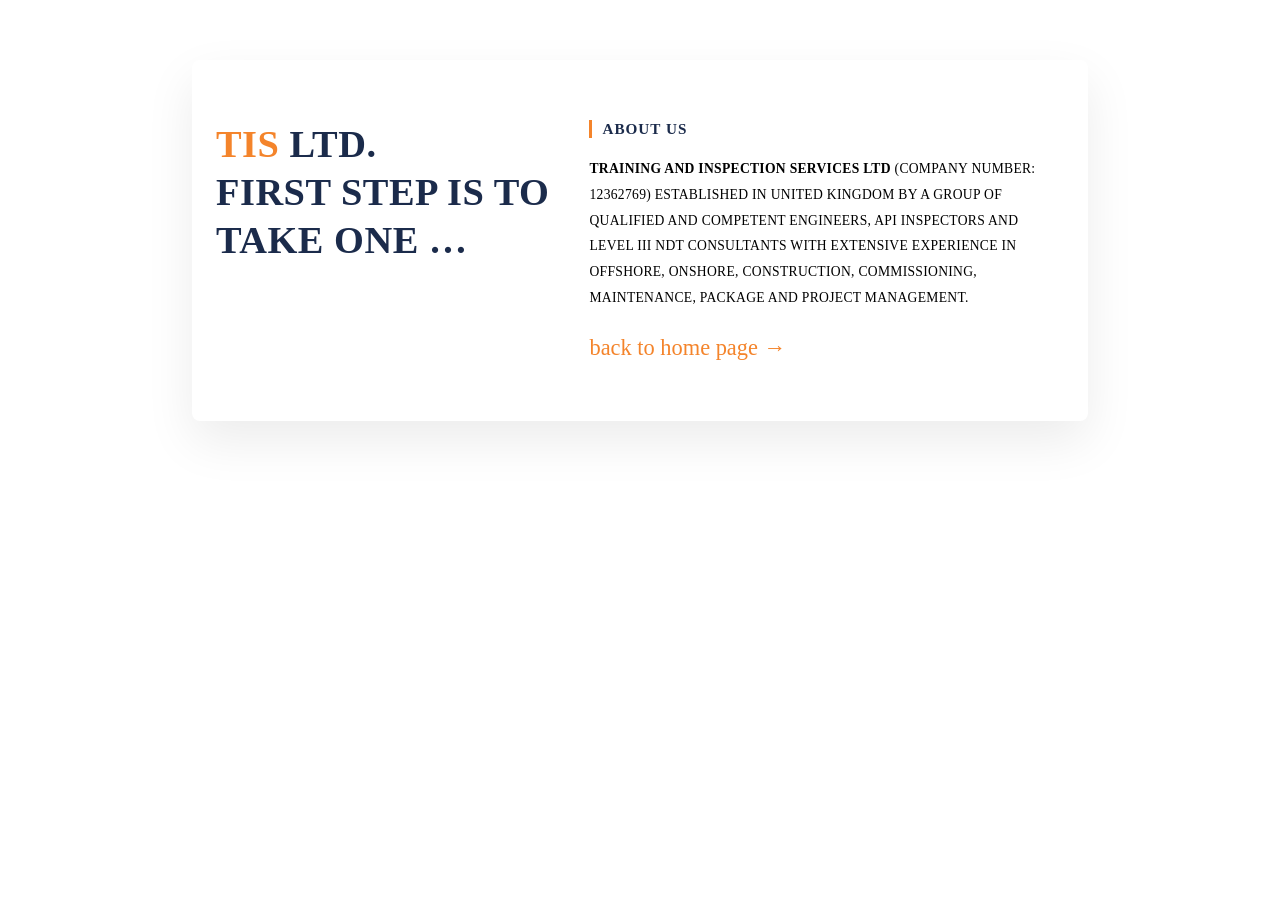
<file: assets/pages/about.html>
<!DOCTYPE html>
<html lang="en">
<head>
    <meta charset="UTF-8">
    <meta name="viewport" content="width=device-width, initial-scale=1.0">
    <link rel="stylesheet" href="../styles/styles.css">
    <title>about us</title>
</head>
<body>
     <section class="section" id="about_us">
      <h1 class="headline" id="aboutH1">
        <span class="accent">TIS</span> LTD.<br>
        FIRST STEP IS TO<br>
        TAKE ONE …
      </h1>

      <div class="about">
        <div class="about-heading">About Us</div>
        <p class="about-text">
          <strong>Training And Inspection Services Ltd</strong> (Company Number: 12362769) Established In United Kingdom By A Group Of Qualified And Competent Engineers, API Inspectors And Level III NDT Consultants With Extensive Experience In Offshore, Onshore, Construction, Commissioning, Maintenance, Package And Project Management.
        </p>
        <a href="/index.html" class="arrow-link">back to home page &rarr;</a>
      </div>
    </section>
</body>
</html>
</file>
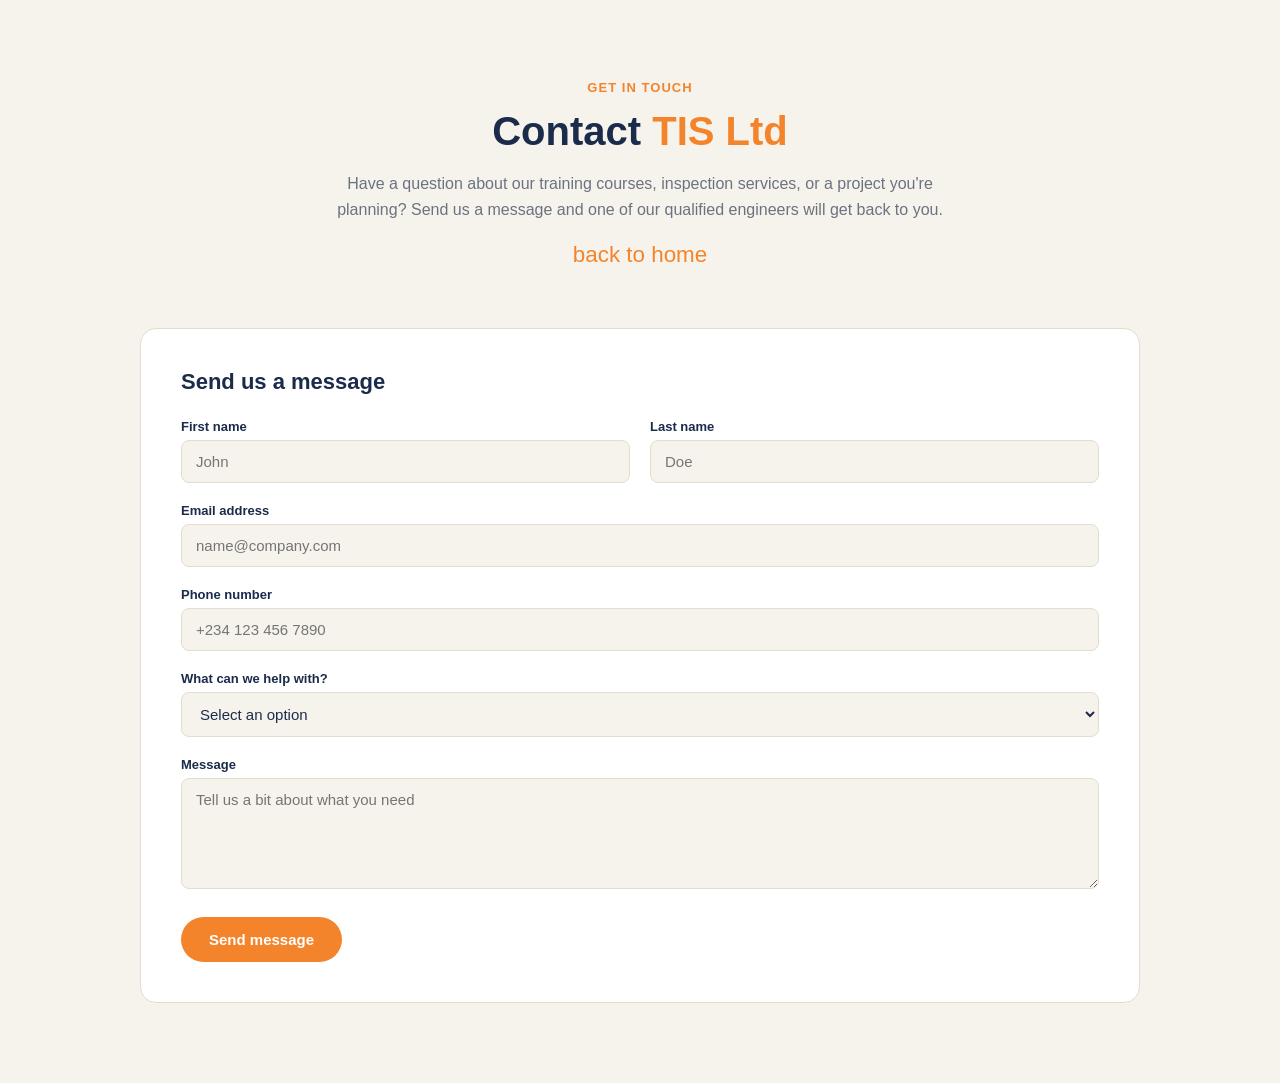
<file: assets/pages/contact.html>
<!DOCTYPE html>
<html lang="en">
<head>
    <meta charset="UTF-8">
    <meta name="viewport" content="width=device-width, initial-scale=1.0">
    <link rel="stylesheet" href="../styles/contact.css">
    <title>contact</title>
</head>
<body>
    

    <section class="contact_hero">
        <div class="contact_hero_inner">
            <p class="contact_eyebrow">Get in touch</p>
            <h1 class="contact_title">Contact <span class="contact_title_accent">TIS Ltd</span></h1>
            <p class="contact_subtitle">
                Have a question about our training courses, inspection services, or a project you're planning?
                Send us a message and one of our qualified engineers will get back to you.
            </p>
            <a href="/index.html" class="arrow-link">back to home</a>
        </div>
    </section>

    <section class="contact_main">
        <div class="contact_grid">

            <div class="contact_form_card">
                <h2 class="contact_form_heading">Send us a message</h2>

                <form class="contact_form" action="#" method="POST">

                <div class="contact_field_row">
                    <div class="contact_field">
                    <label for="first_name" class="contact_label">First name</label>
                    <input type="text" id="first_name" name="first_name" class="contact_input" placeholder="John" required>
                    </div>
                    <div class="contact_field">
                    <label for="last_name" class="contact_label">Last name</label>
                    <input type="text" id="last_name" name="last_name" class="contact_input" placeholder="Doe" required>
                    </div>
                </div>

                <div class="contact_field">
                    <label for="email" class="contact_label">Email address</label>
                    <input type="email" id="email" name="email" class="contact_input" placeholder="name@company.com" required>
                </div>

                <div class="contact_field">
                    <label for="phone" class="contact_label">Phone number</label>
                    <input type="tel" id="phone" name="phone" class="contact_input" placeholder="+234 123 456 7890">
                </div>

                <div class="contact_field">
                    <label for="enquiry_type" class="contact_label">What can we help with?</label>
                    <select id="enquiry_type" name="enquiry_type" class="contact_select">
                    <option value="">Select an option</option>
                    <option value="training">Training courses</option>
                    <option value="inspection">Inspection services</option>
                    <option value="vendor">Vendor management</option>
                    <option value="other">Something else</option>
                    </select>
                </div>

                <div class="contact_field">
                    <label for="message" class="contact_label">Message</label>
                    <textarea id="message" name="message" class="contact_textarea" rows="5" placeholder="Tell us a bit about what you need" required></textarea>
                </div>

                <button type="submit" class="contact_submit_btn">Send message</button>

                </form>
            </div>

            

        </div>
    </section>

</body>
</html>
</file>
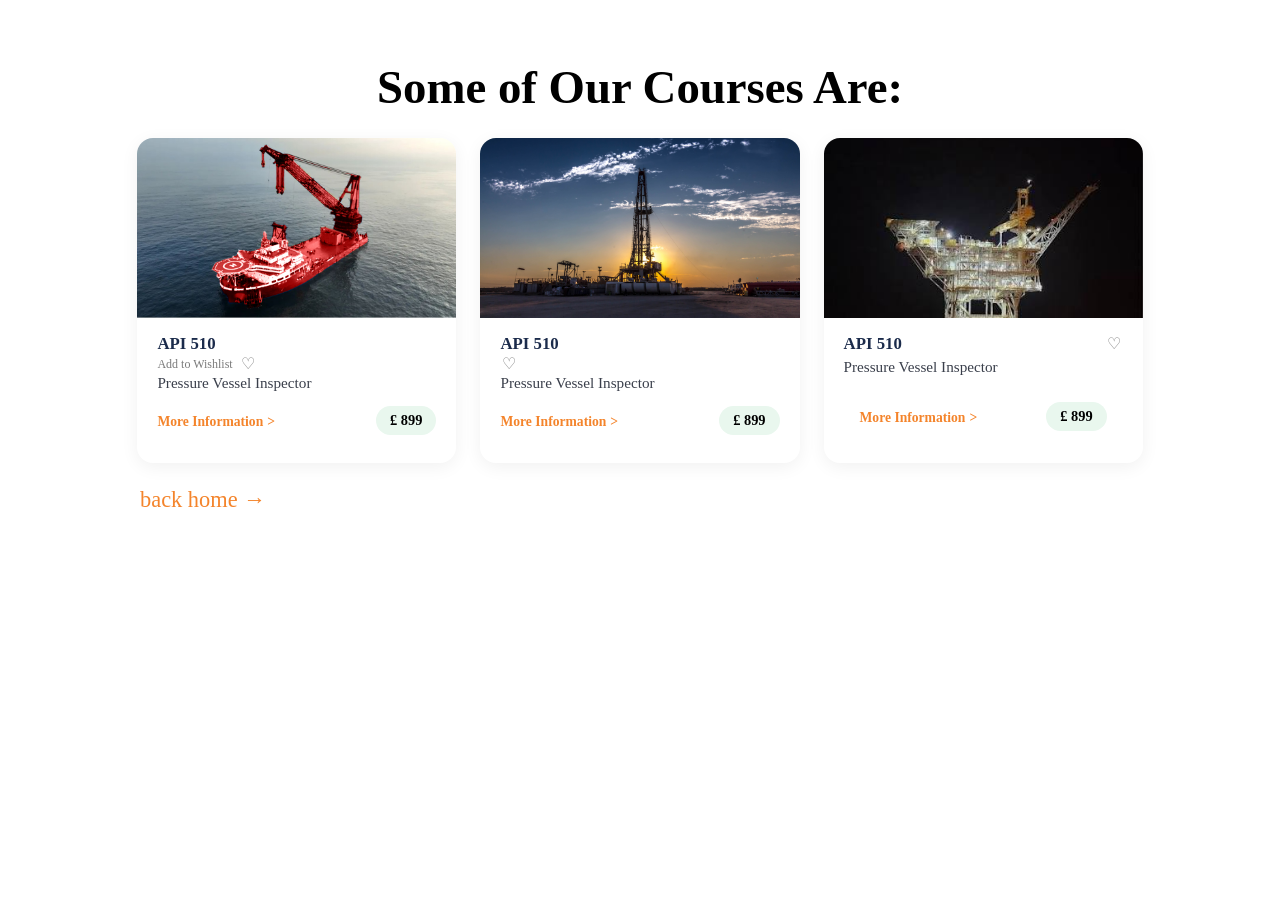
<file: assets/pages/courses.html>
<!DOCTYPE html>
<html lang="en">
<head>
    <meta charset="UTF-8">
    <meta name="viewport" content="width=device-width, initial-scale=1.0">
    <link rel="stylesheet" href="../styles/styles.css">
    <title>courses</title>
</head>
<body>
    <div class="cards-wrapper" id="courses">
        <div class="courses_title">
            <h3>
                Some of Our Courses Are:
            </h3>
        </div>
        <div class="cardholder">
            <div class="card">
                <div class="card-image">
                <img src="../images/crane ship.jpg" alt="Ship with cranes at dusk">
                </div>
                <div class="card-body">
                    <div class="card-top-row1">
                        <span class="card-title">API 510</span>
                        <span class="card-actions">Add to Wishlist <button class="heart-btn">&#9825;</button></span>
                    </div>
                    <div class="card-subtitle">Pressure Vessel Inspector</div>
                    <div class="card-bottom-row">
                        <details class="more-info-details">
                        <summary class="more-info">More Information</summary>
                        <div class="more-info-panel">
                            <p>Lorem ipsum dolor sit amet, consectetur adipisicing elit. Quod omnis odio fuga magni consequuntur sapiente? Quisquam voluptates, illum quod assumenda, saepe hic expedita cumque asperiores tempora, dolorem blanditiis maxime ullam.</p>
                        </div>
                        </details>
                        <span class="price">&pound; 899</span>
                    </div>
                </div>
            </div>

            <div class="card">
                <div class="card-image">
                <img src="../images/drilling-rig-sunset.jpg" alt="Offshore oil platform at night">
                </div>
                <div class="card-body">
                    <div class="card-top-row1">
                        <span class="card-title">API 510</span>
                        <span class="card-actions"><button class="heart-btn">&#9825;</button></span>
                    </div>
                    <div class="card-subtitle">Pressure Vessel Inspector</div>
                    <div class="card-bottom-row">
                            <details class="more-info-details">
                                <summary class="more-info">More Information</summary>
                                <div class="more-info-panel">
                                    <p>Lorem ipsum dolor sit amet, consectetur adipisicing elit. Quod omnis odio fuga magni consequuntur sapiente? Quisquam voluptates, illum quod assumenda, saepe hic expedita cumque asperiores tempora, dolorem blanditiis maxime ullam.</p>
                                </div>
                            </details>
                            <span class="price">&pound; 899</span>
                    </div>
                </div>
            </div>

            <div class="card">
                <div class="card-image">
                <img src="../images/images offshore.jpg" alt="Drilling rig at sunset">
                </div>
                <div class="card-body">
                <div class="card-top-row">
                    <span class="card-title">API 510</span>
                    <span class="card-actions"><button class="heart-btn">&#9825;</button></span>
                </div>
                <div class="card-subtitle">Pressure Vessel Inspector</div>
                <div class="card-bottom-row1">
                    <details class="more-info-details">
                        <summary class="more-info">More Information</summary>
                        <div class="more-info-panel">
                            <p>Lorem ipsum dolor sit amet consectetur, adipisicing elit. Saepe, incidunt nesciunt praesentium voluptatem eos ipsa voluptatibus in illum ut impedit animi, vel alias similique nostrum deserunt quia repellendus porro sint.</p>
                        </div>
                    </details>
                    <span class="price">&pound; 899</span>
                </div>
                </div>
            </div>
        </div>
        <a href="/index.html" class="arrow-link back-home">back home &rarr;</a>

    </div>
</body>
</html>
</file>
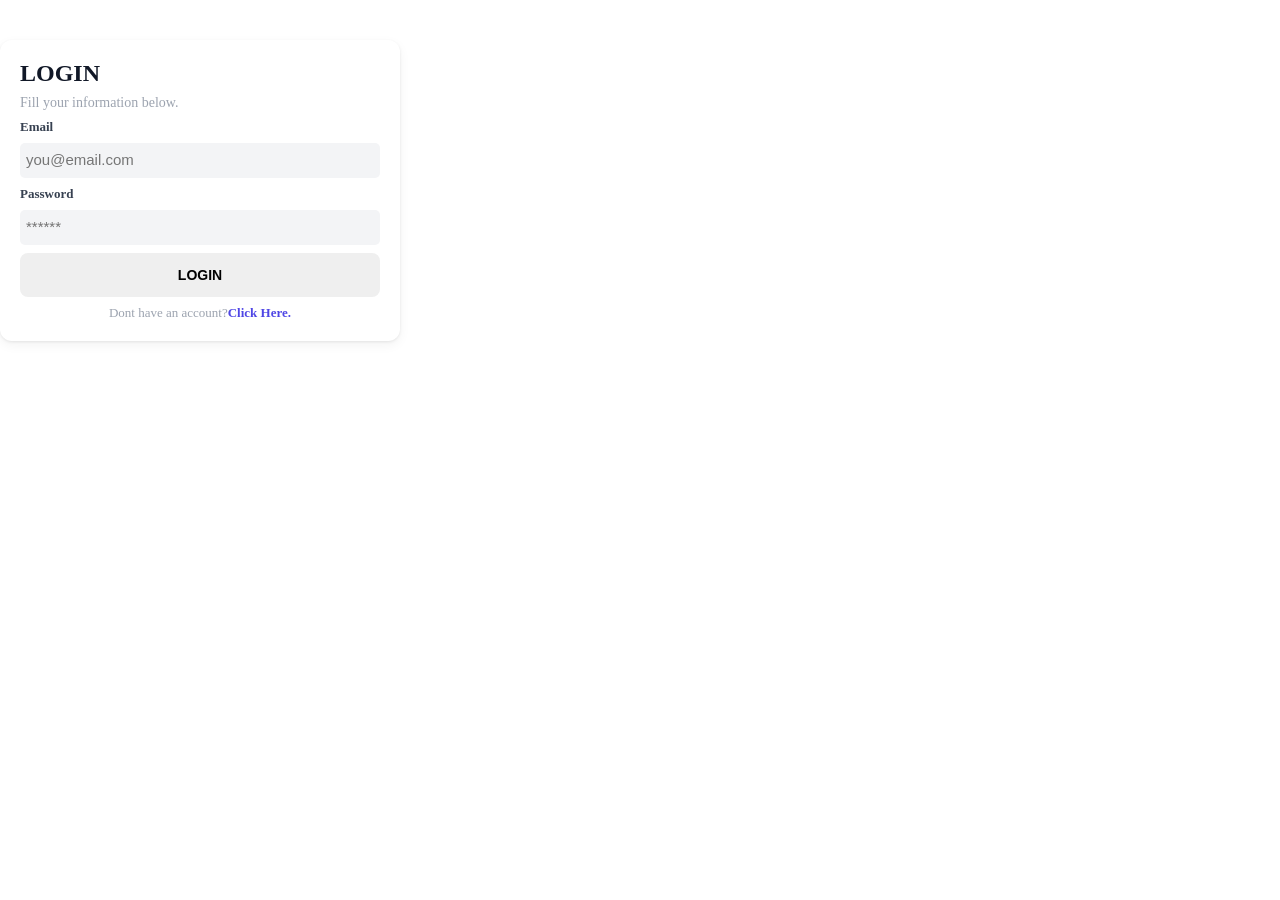
<file: assets/pages/login.html>
<!DOCTYPE html>
<html lang="en">
<head>
    <meta charset="UTF-8">
    <meta name="viewport" content="width=device-width, initial-scale=1.0">
    <link rel="stylesheet" href="../styles/styles.css">
    <title>login</title>
</head>
<body>
     <form action="login">
        <div class="form_body">
            <div class="form_body_text">
                <h3>LOGIN</h4>
                <p>Fill your information below.</p>
            </div>
            <div class="form_body_inputs">
                <label for="SignInMail">Email</label>
                <input type="email" id="SignInMail" required autocomplete="email" placeholder="you@email.com">
                <label for="SignInPassword">Password</label>
                <input type="password" id="SignInPassword" required autocomplete="currentPassword" placeholder="******">
            </div>
            <button class="signInButton">LOGIN</button>
            <div class="signUpCta">
                <p>Dont have an account?<a href="./assets/pages/signup.html" class="backtologin">Click Here.</a></p>
            </div>
        </div>
    </form>
</body>
</html>
</file>
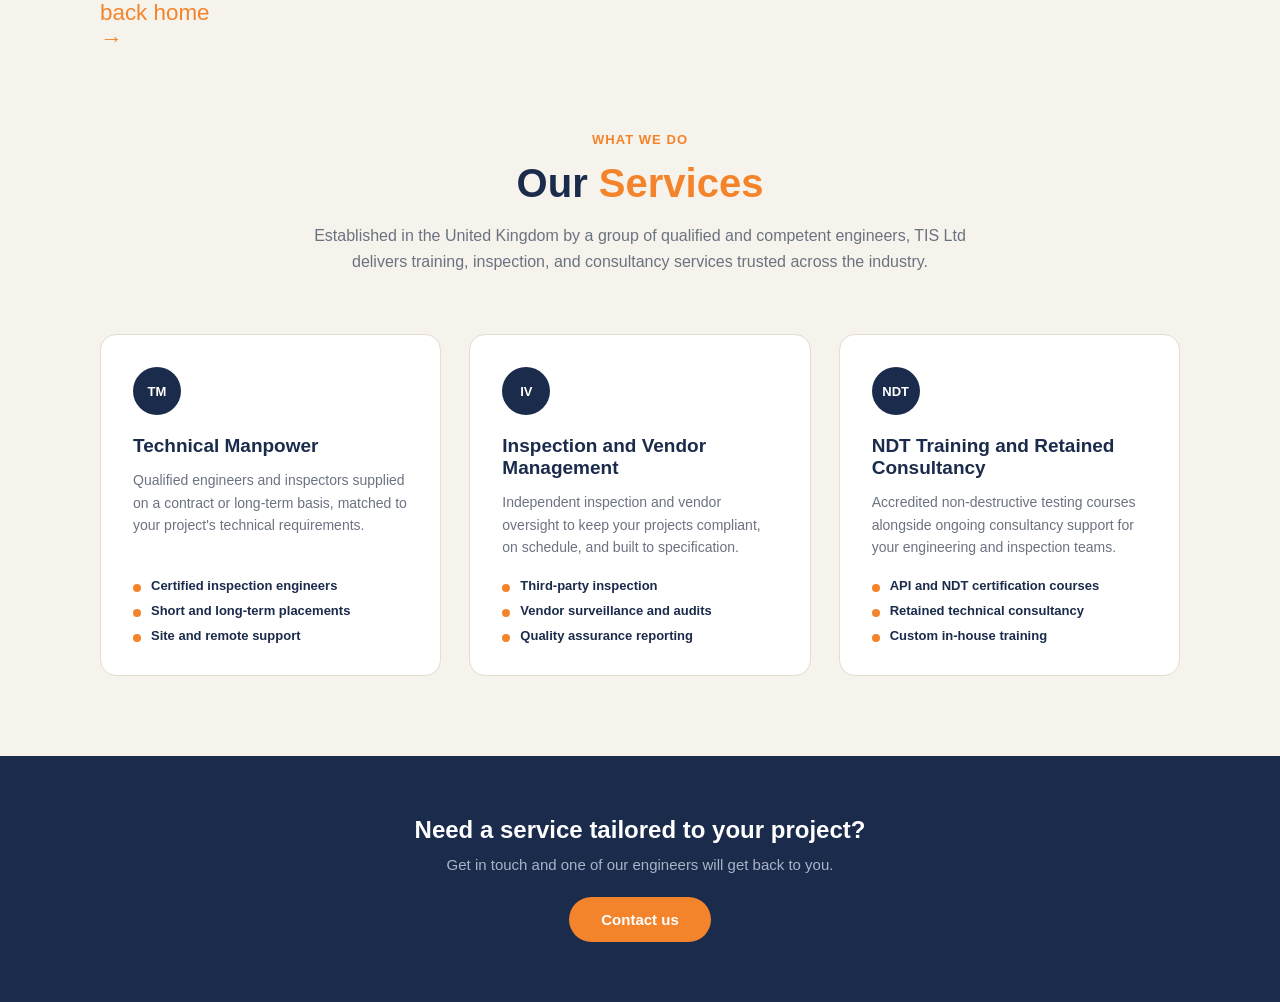
<file: assets/pages/service.html>
<!DOCTYPE html>
<html lang="en">
<head>
    <meta charset="UTF-8">
    <meta name="viewport" content="width=device-width, initial-scale=1.0">
    <link rel="stylesheet" href="../styles/styles.css">
    <link rel="stylesheet" href="../styles/service.css">
    <title>Service</title>
</head>
<body>
    <a href="/index.html" class="arrow-link back-home">back home &rarr;</a>
    <section class="services_hero">
        <div class="services_hero_inner">
            <p class="services_eyebrow">What we do</p>
            <h1 class="services_title">Our <span class="services_title_accent">Services</span></h1>
            <p class="services_subtitle">
                Established in the United Kingdom by a group of qualified and competent engineers,
                TIS Ltd delivers training, inspection, and consultancy services trusted across the industry.
            </p>
        </div>
    </section>
    <section class="services_main">
        <div class="services_grid">
            <div class="service_card">
                <div class="service_icon">TM</div>
                <h2 class="service_card_title">Technical Manpower</h2>
                <p class="service_card_text">
                Qualified engineers and inspectors supplied on a contract or long-term basis,
                matched to your project's technical requirements.
                </p>
                <ul class="service_list">
                    <li>Certified inspection engineers</li>
                    <li>Short and long-term placements</li>
                    <li>Site and remote support</li>
                </ul>
            </div>

            <div class="service_card">
                <div class="service_icon">IV</div>
                <h2 class="service_card_title">Inspection and Vendor Management</h2>
                <p class="service_card_text">
                Independent inspection and vendor oversight to keep your projects compliant,
                on schedule, and built to specification.
                </p>
                <ul class="service_list">
                    <li>Third-party inspection</li>
                    <li>Vendor surveillance and audits</li>
                    <li>Quality assurance reporting</li>
                </ul>
            </div>

            <div class="service_card">
                <div class="service_icon">NDT</div>
                <h2 class="service_card_title">NDT Training and Retained Consultancy</h2>
                <p class="service_card_text">
                Accredited non-destructive testing courses alongside ongoing consultancy support
                for your engineering and inspection teams.
                </p>
                <ul class="service_list">
                    <li>API and NDT certification courses</li>
                    <li>Retained technical consultancy</li>
                    <li>Custom in-house training</li>
                </ul>
            </div>
        </div>
    </section>
    <section class="services_cta">
        <div class="services_cta_inner">
            <h2 class="services_cta_title">Need a service tailored to your project?</h2>
            <p class="services_cta_text">Get in touch and one of our engineers will get back to you.</p>
            <a href="/assets/pages/contact.html" class="services_cta_btn">Contact us</a>
        </div>
  </section>
</body>
</html>
</file>
<file: assets/styles/styles.css>
*{
    padding: 0;
    margin: 0;
    box-sizing: border-box;
}
body{
  width: 100%;
}
:root {
    --text-dark: #2b2b2b;
    --bg: #f6f3ec;
    --navy: #1b2b4b;
    --orange: #f4842b;
    --text-dark: #2b2b2b;
    --text-muted: #7a7a7a;
    --bg: #f6f3ec;
  
}


.navbar {
    display: flex;
    align-items: center;
    justify-content: space-between;
    background-color: var(--bg);
    /* padding: 14px 40px; */
    padding: 5px;
    flex-wrap: wrap;
    position:fixed;
    top:0;
    left:0;
    width:100%;
    z-index: 100;
    
}

.logo {
    display: flex;
    align-items: center;
    gap: 10px;
}

.logo-icon {
    width: 40px;
    height: 40px;
    border-radius: 50%;
    background: conic-gradient(from 180deg, var(--orange), #2ba7d1, var(--navy), var(--orange));
    display: flex;
    align-items: center;
    justify-content: center;
}


.logo-icon::after {
    content: "i";
    font-style: italic;
    font-weight: bold;
    color: var(--navy);
    background: #fff;
    width: 22px;
    height: 22px;
    border-radius: 50%;
    display: flex;
    align-items: center;
    justify-content: center;
    font-size: 14px;
}

.logo-text {
    font-size: 12px;
    font-weight: 700;
    color: var(--navy);
    line-height: 1.3;
    letter-spacing: 0.3px;
}


.nav-links li {
    display: flex;
    align-items: center;
    gap: 22px;
}

.nav-links a {
    text-decoration: none;
    font-size: 13px;
    font-weight: 600;
    color: var(--text-dark);
    letter-spacing: 0.5px;
    /* white-space: nowrap; */
}

.nav-links a:hover {
    color: var(--orange);
}

.nav-links a.active {
    color: var(--orange);
}

.dot {
    width: 4px;
    height: 4px;
    border-radius: 50%;
    background: #c9c4b8;
    display: inline-block;
}


.nav-actions {
    display: flex;
    align-items: center;
    gap: 20px;
}

.signup {
    font-size: 13px;
    font-weight: 600;
    color: var(--text-dark);
    text-decoration: none;
    white-space: nowrap;
    padding: 10px 26px;
    border-radius: 22px;
}

.signup:hover {
    background-color: var(--orange);
    color: #fff;
    padding: 10px 26px;
    border-radius: 22px;
}

.login-btn {
    background-color: var(--navy);
    color: #fff;
    padding: 10px 26px;
    border-radius: 22px;
    font-size: 13px;
    font-weight: 700;
    text-decoration: none;
    white-space: nowrap;
}

.login-btn:hover {
    background-color: var(--orange);
    color: #fff;
}

.hero {
    display: flex;
    align-items: center;
    justify-content: space-between;
    gap: 40px;
    padding: 60px 60px 30px;
    max-width: 1300px;
    margin: 0 auto;
    flex-wrap: wrap;
  }


  .hero-content {
    flex: 1 1 400px;
    min-width: 300px;
  }

  .eyebrow {
    font-size: 22px;
    font-weight: 800;
    margin-bottom: 6px;
  }

  .eyebrow .tis { color: var(--orange); }
  .eyebrow .ltd { color: var(--navy); }

  .headline {
    font-size: 28px;
    font-weight: 800;
    color: var(--navy);
    line-height: 1.3;
    margin-bottom: 18px;
  }

  .subtext {
    font-size: 14px;
    color: var(--text-muted);
    line-height: 1.6;
    max-width: 340px;
    margin-bottom: 26px;
  }

    .cta-row {
    display: flex;
    gap: 16px;
    margin-bottom: 50px;
    flex-wrap: wrap;
  }

  .btn {
    padding: 13px 26px;
    border-radius: 24px;
    font-size: 12px;
    font-weight: 700;
    letter-spacing: 0.5px;
    text-decoration: none;
    display: inline-block;
    white-space: nowrap;
  }

  .btn-primary {
    background-color: var(--navy);
    color: #fff;
  }

  .btn-secondary {
    background-color: #fff;
    color: var(--navy);
    border: 1px solid #ddd8ca;
  }


    .contact-row {
    display: flex;
    align-items: center;
    gap: 14px;
  }

  .contact-icon {
    width: 42px;
    height: 42px;
    border-radius: 50%;
    background: #fff;
    box-shadow: 0 4px 10px rgba(0,0,0,0.08);
    display: flex;
    align-items: center;
    justify-content: center;
    font-size: 16px;
    flex-shrink: 0;
  }

    .contact-label {
    font-size: 10px;
    font-weight: 700;
    color: #9a9689;
    letter-spacing: 0.5px;
    margin-bottom: 2px;
  }

  .contact-text {
    font-size: 14px;
    font-weight: 700;
    color: var(--navy);
  }

   .contact-text a {
    color: var(--orange);
  }

  .hero-media {
    flex: 1 1 380px;
    min-width: 300px;
    max-width: 480px;
  }

   .rig-image {
    position: relative;
    width: 100%;
    aspect-ratio: 4 / 3.6;
    border-radius: 18px;
    overflow: hidden;
    background-image: url(../images/drilling-rig-sunset.jpg);
    background-size: cover;
    background-position: center;
    /* background: linear-gradient(180deg, #cbd6e8 0%, #e8b088 35%, #f2c48a 45%, #f6d9a8 55%, #2b2f36 56%, #1a1c22 100%); */
  }




  .rig-tower {
    position: absolute;
    left: 50%;
    top: 6%;
    width: 3px;
    height: 78%;
    background: rgba(20,22,28,0.85);
    transform: translateX(-50%);
  }

  .youtube-overlay {
    position: absolute;
    left: 50%;
    bottom: 16%;
    transform: translateX(-50%);
    background: rgba(255,255,255,0.18);
    backdrop-filter: blur(6px);
    border-radius: 8px;
    padding: 10px 46px 10px 16px;
    display: flex;
    flex-direction: column;
    gap: 2px;
  }

  .youtube-overlay .join {
    font-size: 9px;
    font-weight: 700;
    color: #fff;
    letter-spacing: 0.5px;
  }

  

  .youtube-overlay .youtube {
    font-size: 15px;
    font-weight: 800;
    color: #fff;
    letter-spacing: 0.5px;
  }


  .stats-strip {
    display: flex;
    gap: 40px;
    margin-top: 18px;
    padding: 0 4px;
    flex-wrap: wrap;
  }

  .stat {
    display: flex;
    flex-direction: column;
    gap: 2px;
  }

  .stat .stat-label {
    font-size: 11px;
    font-weight: 700;
    color: var(--navy);
    line-height: 1.3;
  }

  .stat .stat-sub {
    font-size: 11px;
    color: #b5b0a3;
    line-height: 1.3;
  }

  #courses{
    margin-top: 60px;
    display: flex;
    flex-direction: column;
  }

  .back-home{
    margin-left: 100px;
   max-width: 130px;
  }

  .courses_title{
    align-self: center;
    font-size: 40px
  }

  .card-bottom-row1 {
  display: flex;
  align-items: center;
  justify-content: space-between;
  padding: 12px 16px;
  }

  .more-info-details {
  flex: 1;
  }

  .more-info {
  color: #d35400;
  font-weight: bold;
  font-size: 14px;
  cursor: pointer;
  list-style: none;
  display: inline-flex;
  align-items: center;
  gap: 4px;
  }

  .more-info::-webkit-details-marker {
    display: none;
  }


  .more-info::after {
    content: ">";
    transition: transform 0.2s ease;
  }


  .more-info-details[open] .more-info::after {
    transform: rotate(90deg);
  }


  .more-info-panel {
    padding: 12px 0 0;
    font-size: 14px;
    color: #333;
  }
  
  .cardholder{
    display:grid;
    grid-template-columns:repeat(3, 1fr);
    gap:24px;
    max-width:1200px;
    margin:0 auto;
  }

  .cards-wrapper{
    display:grid;
    grid-template-columns:repeat(3, 1fr);
    gap:24px;
    max-width:1200px;
    margin:0 auto;
  }

  .card{
    background:var(--card-bg);
    border-radius:16px;
    box-shadow:0 4px 18px rgba(0,0,0,0.06);
    overflow:hidden;
    display:flex;
    flex-direction:column;
  }

  
  .card-image{
    width:100%;
    height:180px;
    overflow:hidden;
  }

  .card-image img{
    width:100%;
    height:100%;
    object-fit:cover;
    display:block;
  }

  .card-body{
    padding:16px 20px 20px;
  }

  .card-top-row{
    display:flex;
    align-items:center;
    justify-content:space-between;
    margin-bottom:4px;
  }

  .card-title{
    font-size:1.05rem;
    font-weight:700;
    color:var(--navy);
  }

  .card-actions{
    display:flex;
    align-items:center;
    gap:6px;
    font-size:0.75rem;
    color:var(--text-muted);
  }

  .heart-btn{
    background:none;
    border:none;
    cursor:pointer;
    font-size:1rem;
    color:var(--pink-heart);
    line-height:1;
    padding:2px;
  }

  .card-subtitle{
    font-size:0.95rem;
    color:#3a3f4b;
    margin-bottom:14px;
  }

  .card-bottom-row{
    display:flex;
    align-items:center;
    justify-content:space-between;
  }

  .more-info{
    color:var(--orange);
    font-size:0.85rem;
    font-weight:600;
    text-decoration:none;
  }

  
 

  .price{
    background:#e9f7ee;
    color:var(--green);
    font-weight:700;
    font-size:0.9rem;
    padding:6px 14px;
    border-radius:20px;
  }

  .section{
    width: 100%;
    max-width: 1200px;
    margin: 0 auto;
    padding: 60px 24px;
    display: flex;
    flex-wrap: wrap;
    align-items: flex-start;
    justify-content: space-between;
    gap: 40px;
  }

  .headline{
    font-size: 2.4rem;
    line-height: 1.25;
    font-weight: 800;
    letter-spacing: 0.5px;
  }

  .headline .accent{
    color: var(--orange);
  }

   .about{
    flex: 1 1 420px;
    max-width: 480px;
  }

  #about_us{
    box-shadow: 0 20px 50px rgba(0, 3, 10, 0.08);
    /* border: 1px solid black; */
    border-radius: 8px;
    margin-top: 60px;
    max-width: 70vw;
  }



  .popup{
    display: none;

  }

  .about-heading{
    color: var(--navy);
    font-weight: 700;
    font-size: 0.95rem;
    letter-spacing: 1px;
    border-left: 3px solid var(--orange);
    padding-left: 10px;
    margin-bottom: 18px;
    text-transform: uppercase;
  }

  .about-text{
    color: var(--gray-text);
    font-size: 0.85rem;
    line-height: 1.9;
    letter-spacing: 0.3px;
    text-transform: uppercase;
    margin-bottom: 24px;
  }

  .about-text strong{
    color: var(--gray-heading);
    font-weight: 700;
  }

    .arrow-link{
    display: inline-block;
    color: var(--orange);
    font-size: 1.4rem;
    text-decoration: none;
    transition: transform 0.2s ease;
  }

  .arrow-link:hover{
    transform: translateX(6px);
  }

  
  .newsroom{
    max-width: 1200px;
    margin: 0 auto;
    /* padding: 60px 24px; */
  }

  .newsroom_heading{
    font-size: 0.8rem;
    font-weight: 700;
    letter-spacing: 1px;
    color: var(--navy);
    text-transform: uppercase;
    margin-bottom: 24px;
  }

  .newsroom_grid{
  display: grid;
  grid-template-columns: 1.3fr 1fr;
  gap: 30px;
  align-items: stretch;
}

  .newsroom_secondary{
    display: flex;
    flex-direction: column;
    gap: 30px;
    height: 100%;
  }


  .newsroom_button{
    display: inline-block;
    margin-top: 40px;
    background: var(--orange);
    color: #fff;
    font-size: 0.8rem;
    font-weight: 700;
    letter-spacing: 0.5px;
    text-transform: uppercase;
    padding: 16px 34px;
    border-radius: 30px;
    text-decoration: none;
    border: none;
    cursor: pointer;
    transition: transform 0.2s ease, box-shadow 0.2s ease;
  }

  .newsroom_button:hover{
    transform: translateY(-2px);
    box-shadow: 0 8px 20px rgba(240,125,26,0.35);
  }

  .article_card{
    display: flex;
    flex-direction: column;
    height: 100%;
  }


  .newsroom_secondary, .article_card{
    flex: 1 1 0;
  }

  .article_media{
    position: relative;
    border-radius: var(--card-radius);
    overflow: hidden;
    flex: 1 1 auto;
    min-height: 0;
    border-radius: 10px;
    height: 200px;
  }

  .article_image{
    width: 100%;
    height: 100%;
    object-fit: cover;
    display: block;
  }


  .article_badge{
    position: absolute;
    top: 16px;
    right: 16px;
    background: #fff;
    color: var(--navy);
    font-size: 0.75rem;
    font-weight: 700;
    letter-spacing: 0.5px;
    padding: 8px 18px;
    border-radius: 20px;
    text-transform: uppercase;
  }

  .article_author{
    position: absolute;
    left: 16px;
    bottom: 16px;
    display: flex;
    align-items: center;
    gap: 10px;
    background: rgba(255,255,255,0.95);
    padding: 6px 14px 6px 6px;
    border-radius: 30px;
  }

  .article_avatar{
    width: 32px;
    height: 32px;
    border-radius: 50%;
    object-fit: cover;
  }

  .article_authorinfo{
    line-height: 1.2;
  }


  .article_name{
    font-size: 0.7rem;
    color: var(--navy);
    font-weight: 700;
  }

  .article_date{
    font-size: 0.65rem;
    color: var(--gray-text);
  }

  .article_content{
    flex: 0 0 auto;
  }

  .article_title{
    margin-top: 20px;
    font-size: 1.05rem;
    font-weight: 800;
    letter-spacing: 0.3px;
    text-transform: uppercase;
  }

  .article_desc{
    margin-top: 10px;
    font-size: 0.8rem;
    color: var(--gray-text);
    line-height: 1.6;
    text-transform: uppercase;
  }

  .article_link{
    display: inline-block;
    margin-top: 12px;
    font-size: 0.78rem;
    font-weight: 700;
    color: var(--orange);
    text-decoration: none;
    letter-spacing: 0.5px;
  }

  .trusted{
    position: relative;
    background: var(--bg-soft);
    padding: 80px 24px 100px;
    overflow: hidden;
  }

  .trusted_inner{
    position: relative;
    max-width: 900px;
    margin: 0 auto;
    min-height: 380px;
  }

  .trusted_heading{
    text-align: center;
    font-size: 1.8rem;
    font-weight: 800;
    line-height: 1.35;
    margin-bottom: 40px;
  }

  .trusted_card{
    position: relative;
    z-index: 2;
    max-width: 460px;
    margin: 0 auto;
    background: #fff;
    border-radius: 20px;
    padding: 36px 40px;
    text-align: center;
    box-shadow: 0 20px 50px rgba(27,42,74,0.08);
  }


  .trusted_text{
    color: var(--gray-text);
    font-size: 0.9rem;
    line-height: 1.9;
    letter-spacing: 0.3px;
    text-transform: uppercase;
  }

  .trusted_nav{
    display: flex;
    justify-content: center;
    gap: 40px;
    margin-top: 40px;
    position: relative;
    z-index: 2;
  }

  .trusted_arrow{
    color: var(--orange);
    font-size: 1.2rem;
    text-decoration: none;
    opacity: 0.6;
    transition: opacity 0.2s ease, transform 0.2s ease;
  }

  .trusted_arrow:hover{
    opacity: 1;
    transform: translateX(3px);
  }

  .trusted_arrow--prev:hover{
    transform: translateX(-3px);
  }

  .trusted_avatar{
    position: absolute;
    border-radius: 50%;
    overflow: hidden;
    border: 3px solid #fff;
    box-shadow: 0 8px 20px rgba(27,42,74,0.12);
    z-index: 1;
  }

  .trusted_avatar img{
    width: 100%;
    height: 100%;
    object-fit: cover;
    display: block;
  }

  .trusted_avatar--1{ width: 78px; height: 78px; top: 10%;  left: 14%; }
  .trusted_avatar--2{ width: 54px; height: 54px; top: 42%;  left: 6%;  }
  .trusted_avatar--3{ width: 64px; height: 64px; top: 76%;  left: 16%; }
  .trusted_avatar--4{ width: 60px; height: 60px; top: 4%;   right: 8%; }
  .trusted_avatar--5{ width: 58px; height: 58px; top: 38%;  right: 3%; }
  .trusted_avatar--6{ width: 54px; height: 54px; top: 70%;  right: 10%; }

  /* .newsletter{
    max-width: 700px;
    margin: 0 auto;
    padding: 80px 24px;
    text-align: center;
  }

  .newsletter_eyebrow{
    color: var(--orange);
    font-size: 0.85rem;
    font-weight: 700;
    letter-spacing: 0.5px;
    text-transform: uppercase;
    margin-bottom: 14px;
  }

  .newsletter_heading{
    font-size: 2rem;
    font-weight: 800;
    letter-spacing: 0.5px;
    margin-bottom: 18px;
  }

  .newsletter_text{
    color: var(--gray-text);
    font-size: 0.9rem;
    line-height: 1.7;
    max-width: 560px;
    margin: 0 auto 40px;
  }

  .newsletter_form{
    display: flex;
    align-items: center;
    justify-content: space-between;
    background: #fff;
    border: 1px solid #e7e3e0;
    border-radius: 40px;
    padding: 8px 8px 8px 28px;
    box-shadow: 0 15px 40px rgba(27,42,74,0.06);
  }

  .newsletter_input{
    flex: 1 1 auto;
    border: none;
    outline: none;
    font-size: 0.9rem;
    color: var(--navy);
    background: transparent;
    padding: 12px 0;
  }

  .newsletter_input::placeholder{
    color: var(--gray-text);
  }

  .newsletter_button{
    flex: 0 0 auto;
    display: inline-flex;
    align-items: center;
    gap: 8px;
    background: transparent;
    border: none;
    color: var(--orange);
    font-size: 0.85rem;
    font-weight: 700;
    letter-spacing: 0.5px;
    text-transform: uppercase;
    padding: 12px 20px;
    cursor: pointer;
    transition: transform 0.2s ease;
  }

  .newsletter_button:hover{
    transform: translateX(4px);
  } */

  .footer{
  max-width: 1200px;
  margin: 0 auto;
  padding: 60px 24px 30px;
}

.footer_top{
  display: grid;
  grid-template-columns: 1fr 1fr;
  gap: 40px;
  padding-bottom: 50px;
}

.footer_heading{
  font-size: 1.7rem;
  font-weight: 800;
  line-height: 1.3;
  margin-bottom: 30px;
}

.footer_cta{
  font-size: 1.3rem;
  font-weight: 700;
  color: var(--navy);
}

.footer_cta_link{
  color: var(--orange);
  text-decoration: underline;
}

.footer_info{
  display: flex;
  justify-content: space-between;
  gap: 30px;
}

.footer_label{
  font-size: 0.75rem;
  font-weight: 700;
  letter-spacing: 0.5px;
  color: var(--gray-text);
  text-transform: uppercase;
  margin-bottom: 14px;
}


.footer_address{
  font-size: 0.95rem;
  color: var(--navy);
  line-height: 1.6;
  margin-bottom: 18px;
}

.footer_email{
  font-size: 1.1rem;
  font-weight: 600;
  color: var(--navy);
  text-decoration: none;
}

.footer_nav{
  list-style: none;
  display: flex;
  flex-direction: column;
  gap: 14px;
}

.footer_nav_link{
  font-size: 0.75rem;
  font-weight: 700;
  letter-spacing: 0.5px;
  text-transform: uppercase;
  color: var(--gray-text);
  text-decoration: none;
  transition: color 0.2s ease;
}

.footer_nav_link:hover{
  color: var(--orange);
}

.footer_bottom{
  display: flex;
  align-items: center;
  justify-content: space-between;
  flex-wrap: wrap;
  gap: 20px;
  padding-top: 30px;
  border-top: 1px solid var(--border-color);
}

.footer_brand{
  display: flex;
  align-items: center;
  gap: 12px;
}


.footer_logo{
  width: 42px;
  height: 42px;
  flex-shrink: 0;
}

.footer_brand_text{
  font-size: 0.7rem;
  font-weight: 700;
  letter-spacing: 0.5px;
  line-height: 1.4;
  color: var(--navy);
  text-transform: uppercase;
}

.footer_copyright{
  font-size: 0.78rem;
  color: var(--gray-text);
}

.footer_social{
  display: flex;
  gap: 16px;
}

.footer_social_link{
  display: inline-flex;
  align-items: center;
  justify-content: center;
  width: 22px;
  height: 22px;
  transition: transform 0.2s ease;
}

.footer_social_icon{
  width: 100%;
  height: 100%;
  object-fit: contain;
  display: block;
}

.footer_social_link:hover{
  transform: translateY(-2px);
}

form{
    place-self: center;
    height: auto;
    padding: 20px;
    margin-top: 40px;
    border: none;
    box-shadow: 0 1px 3px rgba(0,0,0,0.08), 0 4px 12px rgba(0,0,0,0.05);
    border-radius: 12px;
    width: 400px;
    display: flex;
    flex-direction: column;
    gap: 8px;
}

.form_body, .form_body_text, .form_body_inputs, .logoText{
    display: flex;
    flex-direction: column;
    gap: 8px;
}

.form_body{
    gap: 8px;
}

.form_body_text h3{
    font-size: 24px;
    font-weight: 700;
    color: #111827;
}

.form_body_text p{
    color: #9ca3af;
    font-size: 14px;
}

.form_body_inputs input{
    height: 35px;
    padding: 5px;
    border-radius: 5px;
    border: 1px solid transparent;
    background: #f3f4f6;
}

.form_body_inputs input:focus{
    outline: none;
    border: 1px solid #7e78e2;
    background: #ffffff;
}

label{
    font-size: 13px;
    font-weight: 600;
    color: #374151;
}

input::placeholder{
    font-size: 15px;
}

#login{
  width: 40%;
  height: 69%;
  justify-self: center;
  align-self: center;
  border: none;
  border-radius: 8px;
}

#login::backdrop{
  background-color: rgba(0, 0, 0, 0.5);
  overflow: hidden;
}

#page{
  width: 100%;
  height: 80%;
}

.signInButton{
    height: 44px;
    border-radius: 8px;
    border: none;
    font-weight: 600;
    font-size: 14px;
    cursor: pointer;
    color: black;   
}

.signInButton:hover{
    background: #4338ca;
    color: white;
}

.signUpCta{
    text-align: center;
    font-size: 13px;
    color: #9ca3af;
}

.signUpCta a{
    color: #4f46e5;
    text-decoration: none;
    font-weight: 600;
}

 


  /* Tablet: 768px - 1024px */
@media (max-width: 1024px) {
    .navbar {
      padding: 14px 24px;
    }

    .nav-links li {
      gap: 14px;
    }
    .nav-links a {
      font-size: 12px;
    }
    .nav-actions {
      gap: 14px;
    }
    .login-btn {
      padding: 9px 20px;
    }

    .hero {
      padding: 50px 32px 20px;
      gap: 30px;
    }
    .headline {
      font-size: 24px;
    }

    
    .cards-wrapper{
      grid-template-columns: 1fr;
    }

    .card-image{
      height:200px;
    }

    
    .section{
      padding: 50px 24px;
      gap: 32px;
    }
    .headline{
      font-size: 2.1rem;
    }
    .about{
      max-width: 100%;
    }

     .newsroom_grid{
    grid-template-columns: 1fr;
   }
    .article_card{
      height: auto;
    }
    .article_media{
      aspect-ratio: 16 / 10;
      flex: none;
    }

     .trusted{
    padding: 60px 20px 80px;
   }
    .trusted_heading{
      font-size: 1.5rem;
    }
    .trusted_card{
      padding: 28px 28px;
      max-width: 90%;
    }
    .trusted_avatar--1{ width: 60px; height: 60px; }
    .trusted_avatar--2{ width: 44px; height: 44px; }
    .trusted_avatar--3{ width: 50px; height: 50px; }
    .trusted_avatar--4{ width: 48px; height: 48px; }
    .trusted_avatar--5{ width: 46px; height: 46px; }
    .trusted_avatar--6{ width: 44px; height: 44px; }

    /* .newsletter{
    padding: 60px 20px; 
    }
    .newsletter_heading{
      font-size: 1.6rem;
    } */
}



  /* Mobile: below 768px */
  @media (max-width: 768px) {
    .navbar {
      padding: 12px 20px;
      width: 100%;
      /* position: relative; */
    }
    .popup{
      display: block;
      button{
      background-color: black;
      color: white;
      border: none;
      border-radius: 20px;
      cursor: pointer;
      padding: 5px 10px;
      font-size: 24px;
      } 
    }


    .nav-links {
      position: absolute;
      background-color: white;
      top: 100%;
      right: 0;
      padding: 10px;
      gap: 14px;
    }
    .hamburger {
      display: none;
    }

    .nav-links {
      display: none;

      li{
        flex-direction: column;
      }

    }

    .nav-actions {
      display: flex;
      flex-direction: row;
    }

    .nav-links.open ~ .nav-actions,
    .nav-actions.open {
      display: flex;
      flex-direction: column;
      align-items: flex-start;
      gap: 12px;
    }

    .hero {
      flex-direction: column;
      padding: 36px 24px 20px;
      text-align: left;
    }
    .hero-content, .hero-media {
      max-width: 100%;
      flex: 1 1 100%;
    }
    .headline {
      font-size: 22px;
    }
    .subtext {
      max-width: 100%;
    }
    .cta-row {
      margin-bottom: 34px;
    }
    .stats-strip {
      gap: 24px;
    }
    .play-btn {
      width: 38px;
      height: 38px;
      right: -14px;
    }

    .cards-wrapper{
      margin-bottom: 20px;
      padding: 10px;
    }

    
    .section{
      flex-direction: column;
      padding: 40px 20px;
      gap: 30px;
    }
    .headline{
      font-size: 1.9rem;
      text-align: left;
    }
    .about{
      max-width: 100%;
    }

     .footer_top{
    grid-template-columns: 1fr;
    gap: 36px;
    }
    .footer_heading{
      font-size: 1.4rem;
    }
    .footer_info{
      flex-wrap: wrap;
    }

  }

  /* Small mobile: below 480px */
  @media (min-width: 320px) and (max-width: 480px) {

    

    .logo-text {
      display: none;
    }


    .logo-icon {
      width: 34px;
      height: 34px;
    }

    .nav-actions{
        display: none;
    }

    .eyebrow {
      font-size: 18px;
    }
    .headline {
      font-size: 19px;
    }
    .btn {
      padding: 11px 20px;
      font-size: 11px;
    }
    .cta-row {
      gap: 10px;
    }
    .stats-strip {
      flex-direction: column;
      gap: 12px;
    }
    .youtube-overlay {
      padding: 8px 36px 8px 12px;
    }
    .youtube-overlay .youtube {
      font-size: 12px;
    }

    .hero-media{
        align-items: center;
        justify-content: center;
        padding-right: 15px;
    }

    .cards-wrapper{
      padding: 10px;
    }

    
    .section{
      padding: 32px 16px;
    }
    .headline{
      font-size: 1.5rem;
      line-height: 1.3;
    }
    .about-heading{
      font-size: 0.85rem;
    }
    .about-text{
      font-size: 0.78rem;
      line-height: 1.8;
    }


     /* .newsroom{
    padding: 40px 16px;
    } */

  .article_title{
    font-size: 0.95rem;
  }
  .article_desc{
    font-size: 0.75rem;
  }
  .newsroom_button{
    width: 100%;
    text-align: center;
  }

  .trusted{
    padding: 48px 16px 40px;
  }
  .trusted_heading{
    font-size: 1.25rem;
    margin-bottom: 28px;
  }
  .trusted_card{
    padding: 24px 20px;
  }
  .trusted_text{
    font-size: 0.78rem;
  }
  .trusted_avatar{
    display: none;
  }

   /* .newsletter{
    padding: 48px 16px;
  }
  .newsletter_heading{
    font-size: 1.3rem;
  }
  .newsletter_text{
    font-size: 0.82rem;
  }
  .newsletter_form{
    flex-direction: column;
    align-items: stretch;
    border-radius: 20px;
    padding: 16px;
    gap: 10px;
  }
  .newsletter_input{
    padding: 10px 4px;
    text-align: center;
  }
  .newsletter_button{
    justify-content: center;
    padding: 12px 0;
  } */

   .footer{
    padding: 40px 16px 20px;
  }
  .footer_heading{
    font-size: 1.2rem;
  }
  .footer_cta{
    font-size: 1.05rem;
  }
  .footer_info{
    flex-direction: column;
    gap: 30px;
  }
  .footer_bottom{
    flex-direction: column;
    align-items: flex-start;
  }
  .footer_social{
    order: 3;
  }

  }
</file>
<file: assets/styles/contact.css>
:root {
  --navy: #1b2b4b;
  --orange: #f4842b;
  --bg: #f6f3ec;
  --white: #ffffff;
  --text_muted: #6b7280;
  --border_color: #e3ddd0;
}

* {
  box-sizing: border-box;
}

 .arrow-link{
    margin-top: 20px;
    display: inline-block;
    color: var(--orange);
    font-size: 1.4rem;
    text-decoration: none;
    transition: transform 0.2s ease;
  }

body {
  margin: 0;
  font-family: -apple-system, BlinkMacSystemFont, "Segoe UI", Arial, sans-serif;
  background: var(--bg);
  color: var(--navy);
}



.contact_hero {
  padding: 80px 24px 60px;
  text-align: center;
}

.contact_hero_inner {
  max-width: 640px;
  margin: 0 auto;
}

.contact_eyebrow {
  color: var(--orange);
  font-weight: 700;
  text-transform: uppercase;
  letter-spacing: 0.08em;
  font-size: 13px;
  margin: 0 0 12px;
}

.contact_title {
  font-size: 40px;
  font-weight: 800;
  margin: 0 0 16px;
  line-height: 1.2;
}

.contact_title_accent {
  color: var(--orange);
}

.contact_subtitle {
  color: var(--text_muted);
  font-size: 16px;
  line-height: 1.6;
  margin: 0;
}



.contact_main {
  padding: 0 24px 80px;
}

.contact_grid {
  max-width: 1000px;
  margin: 0 auto;
  display: grid;
}



.contact_form_card {
  background: var(--white);
  border-radius: 16px;
  padding: 40px;
  border: 1px solid var(--border_color);
}

.contact_form_heading {
  font-size: 22px;
  font-weight: 700;
  margin: 0 0 24px;
}

.contact_form {
  display: flex;
  flex-direction: column;
  gap: 20px;
}

.contact_field_row {
  display: grid;
  grid-template-columns: 1fr 1fr;
  gap: 20px;
}

.contact_field {
  display: flex;
  flex-direction: column;
  gap: 6px;
}

.contact_label {
  font-size: 13px;
  font-weight: 700;
  color: var(--navy);
}

.contact_input,
.contact_select,
.contact_textarea {
  font-family: inherit;
  font-size: 15px;
  padding: 12px 14px;
  border: 1px solid var(--border_color);
  border-radius: 8px;
  background: var(--bg);
  color: var(--navy);
}

.contact_input:focus,
.contact_select:focus,
.contact_textarea:focus {
  outline: none;
  border-color: var(--orange);
  background: var(--white);
}

.contact_textarea {
  resize: vertical;
}

.contact_submit_btn {
  align-self: flex-start;
  background: var(--orange);
  color: var(--white);
  font-weight: 700;
  font-size: 15px;
  border: none;
  padding: 14px 28px;
  border-radius: 999px;
  cursor: pointer;
  margin-top: 8px;
}

.contact_submit_btn:hover {
  background: #d96f1f;
}



.contact_info_card {
  background: var(--navy);
  color: var(--white);
  border-radius: 16px;
  padding: 40px;
  display: flex;
  flex-direction: column;
}

.contact_info_heading {
  font-size: 20px;
  font-weight: 700;
  margin: 0 0 28px;
}

.contact_info_item {
  margin-bottom: 24px;
}

.contact_info_label {
  font-size: 12px;
  text-transform: uppercase;
  letter-spacing: 0.06em;
  color: #a9b3c8;
  margin: 0 0 6px;
}

.contact_info_value {
  font-size: 16px;
  font-weight: 700;
  color: var(--white);
  text-decoration: none;
  line-height: 1.5;
}

a.contact_info_value:hover {
  color: var(--orange);
}

.contact_secondary_btn {
  margin-top: auto;
  display: inline-block;
  text-align: center;
  background: transparent;
  color: var(--white);
  border: 1px solid rgba(255, 255, 255, 0.3);
  font-weight: 700;
  font-size: 14px;
  padding: 12px 20px;
  border-radius: 999px;
  text-decoration: none;
}

.contact_secondary_btn:hover {
  border-color: var(--orange);
  color: var(--orange);
}

/* Responsive */

@media (max-width: 800px) {
  .contact_grid {
    grid-template-columns: 1fr;
  }
}

@media (max-width: 480px) {
  .contact_field_row {
    grid-template-columns: 1fr;
  }

  .contact_title {
    font-size: 30px;
  }
}
</file>
<file: assets/styles/service.css>
:root {
  --navy: #1b2b4b;
  --orange: #f4842b;
  --bg: #f6f3ec;
  --white: #ffffff;
  --text_muted: #6b7280;
  --border_color: #e3ddd0;
}

* {
  box-sizing: border-box;
}

body {
  margin: 0;
  font-family: -apple-system, BlinkMacSystemFont, "Segoe UI", Arial, sans-serif;
  background: var(--bg);
  color: var(--navy);
}


.services_hero {
  padding: 80px 24px 60px;
  text-align: center;
}

.services_hero_inner {
  max-width: 680px;
  margin: 0 auto;
}

.services_eyebrow {
  color: var(--orange);
  font-weight: 700;
  text-transform: uppercase;
  letter-spacing: 0.08em;
  font-size: 13px;
  margin: 0 0 12px;
}

.services_title {
  font-size: 40px;
  font-weight: 800;
  margin: 0 0 16px;
  line-height: 1.2;
}

.services_title_accent {
  color: var(--orange);
}

.services_subtitle {
  color: var(--text_muted);
  font-size: 16px;
  line-height: 1.6;
  margin: 0;
}



.services_main {
  padding: 0 24px 80px;
}

.services_grid {
  max-width: 1080px;
  margin: 0 auto;
  display: grid;
  grid-template-columns: repeat(3, 1fr);
  gap: 28px;
  align-items: stretch;
}

.service_card {
  background: var(--white);
  border: 1px solid var(--border_color);
  border-radius: 16px;
  padding: 32px;
  display: flex;
  flex-direction: column;
}

.service_icon {
  width: 48px;
  height: 48px;
  border-radius: 50%;
  background: var(--navy);
  color: var(--white);
  font-weight: 800;
  font-size: 13px;
  display: flex;
  align-items: center;
  justify-content: center;
  margin-bottom: 20px;
}

.service_card_title {
  font-size: 19px;
  font-weight: 700;
  margin: 0 0 12px;
}

.service_card_text {
  color: var(--text_muted);
  font-size: 14px;
  line-height: 1.6;
  margin: 0 0 20px;
}

.service_list {
  list-style: none;
  margin: 0;
  padding: 0;
  display: flex;
  flex-direction: column;
  gap: 10px;
  margin-top: auto;
}

.service_list li {
  font-size: 13px;
  font-weight: 700;
  color: var(--navy);
  padding-left: 18px;
  position: relative;
}

.service_list li::before {
  content: "";
  position: absolute;
  left: 0;
  top: 6px;
  width: 8px;
  height: 8px;
  border-radius: 50%;
  background: var(--orange);
}



.services_cta {
  background: var(--navy);
  padding: 60px 24px;
  text-align: center;
}

.services_cta_inner {
  max-width: 520px;
  margin: 0 auto;
}

.services_cta_title {
  color: var(--white);
  font-size: 24px;
  font-weight: 700;
  margin: 0 0 12px;
}

.services_cta_text {
  color: #a9b3c8;
  font-size: 15px;
  margin: 0 0 24px;
}

.services_cta_btn {
  display: inline-block;
  background: var(--orange);
  color: var(--white);
  font-weight: 700;
  font-size: 15px;
  padding: 14px 32px;
  border-radius: 999px;
  text-decoration: none;
}

.services_cta_btn:hover {
  background: #d96f1f;
}



@media (max-width: 900px) {
  .services_grid {
    grid-template-columns: 1fr 1fr;
  }
}

@media (max-width: 600px) {
  .services_grid {
    grid-template-columns: 1fr;
  }

  .services_title {
    font-size: 30px;
  }
}
</file>
